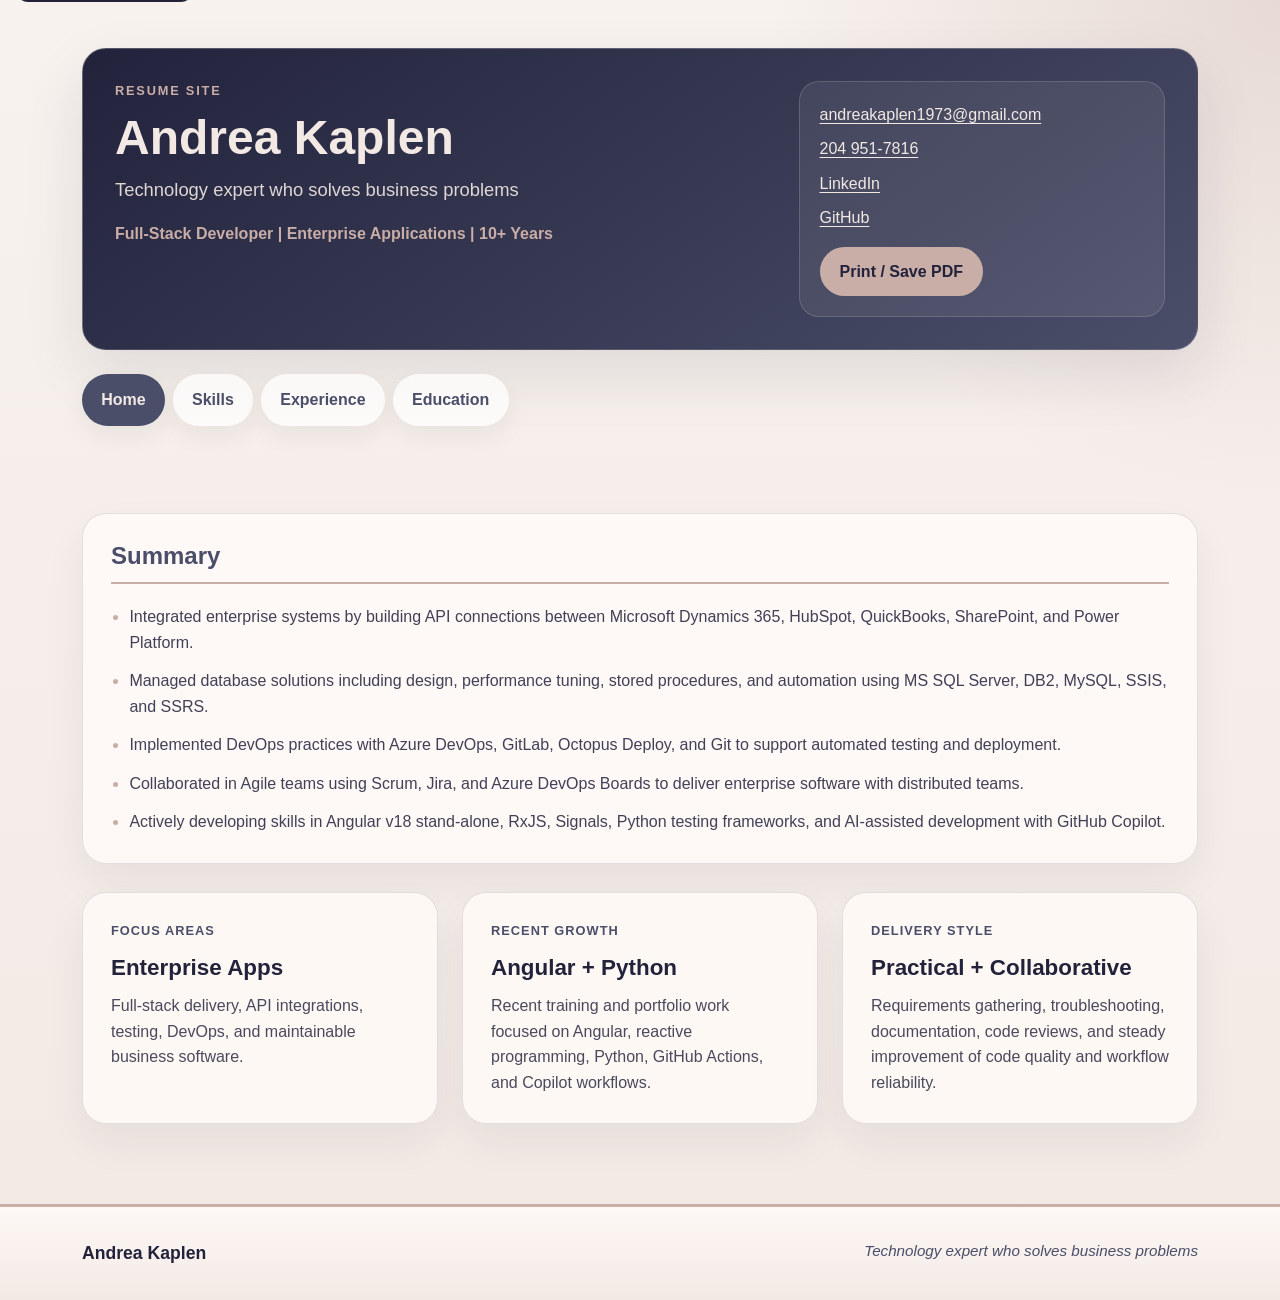
<file: site/index.html>
<!doctype html>
<html lang="en">

<head>
  <meta charset="utf-8" />
  <meta name="viewport" content="width=device-width, initial-scale=1" />
  <title>Andrea Kaplen | Resume</title>
  <meta name="description"
    content="Andrea Kaplen resume site featuring full-stack development experience, technical skills, education, and completed Pluralsight training." />
  <link href="https://cdn.jsdelivr.net/npm/bootstrap@5.3.2/dist/css/bootstrap.min.css" rel="stylesheet"
    integrity="sha384-T3c6CoIi6uLrA9TneNEoa7RxnatzjcDSCmG1MXxSR1GAsXEV/Dwwykc2MPK8M2HN" crossorigin="anonymous" />
  <link rel="stylesheet" href="styles/style.css" />
  <link rel="stylesheet" href="styles/print.css" media="print" />
</head>

<body>
  <a class="skip-link" href="#main-content">Skip to main content</a>

  <header class="site-header">
    <div class="container py-4 py-lg-5">
      <div class="hero-panel">
        <div class="hero-copy">
          <p class="eyebrow mb-2">Resume Site</p>
          <h1 class="display-5 fw-semibold mb-2">Andrea Kaplen</h1>
          <p class="hero-tagline mb-3">Technology expert who solves business problems</p>
          <p class="hero-title mb-0">Full-Stack Developer | Enterprise Applications | 10+ Years</p>
        </div>
        <div class="hero-actions">
          <ul class="contact-list list-unstyled mb-3">
            <li><a href="mailto:andreakaplen1973@gmail.com">andreakaplen1973@gmail.com</a></li>
            <li><a href="tel:+12049517816">204 951-7816</a></li>
            <li><a href="https://www.linkedin.com/in/andrea3779/" target="_blank" rel="noopener">LinkedIn</a></li>
            <li><a href="https://github.com/andreak3779" target="_blank" rel="noopener">GitHub</a></li>
          </ul>
          <button id="printResume" class="btn btn-resume" type="button">Print / Save PDF</button>
        </div>
      </div>

      <nav class="resume-nav mt-4" aria-label="Resume sections">
        <ul class="nav nav-tabs" id="resumeTabs" role="tablist">
          <li class="nav-item" role="presentation">
            <button class="nav-link active" id="home-tab" data-bs-toggle="tab" data-bs-target="#home-pane" type="button"
              role="tab" aria-controls="home-pane" aria-selected="true">Home</button>
          </li>
          <li class="nav-item" role="presentation">
            <button class="nav-link" id="skills-tab" data-bs-toggle="tab" data-bs-target="#skills-pane" type="button"
              role="tab" aria-controls="skills-pane" aria-selected="false">Skills</button>
          </li>
          <li class="nav-item" role="presentation">
            <button class="nav-link" id="experience-tab" data-bs-toggle="tab" data-bs-target="#experience-pane"
              type="button" role="tab" aria-controls="experience-pane" aria-selected="false">Experience</button>
          </li>
          <li class="nav-item" role="presentation">
            <button class="nav-link" id="education-tab" data-bs-toggle="tab" data-bs-target="#education-pane"
              type="button" role="tab" aria-controls="education-pane" aria-selected="false">Education</button>
          </li>
        </ul>
      </nav>
    </div>
  </header>

  <main id="main-content" class="site-main" tabindex="-1">
    <div class="container pb-5">
      <div class="tab-content resume-content" id="resumeTabsContent">
        <section class="tab-pane fade show active" id="home-pane" role="tabpanel" aria-labelledby="home-tab"
          tabindex="0">
          <div class="content-card intro-card">
            <h2 class="section-title">Summary</h2>
            <ul class="highlight-list">
              <li>Integrated enterprise systems by building API connections between Microsoft Dynamics 365, HubSpot,
                QuickBooks, SharePoint, and Power Platform.</li>
              <li>Managed database solutions including design, performance tuning, stored procedures, and automation
                using MS SQL Server, DB2, MySQL, SSIS, and SSRS.</li>
              <li>Implemented DevOps practices with Azure DevOps, GitLab, Octopus Deploy, and Git to support automated
                testing and deployment.</li>
              <li>Collaborated in Agile teams using Scrum, Jira, and Azure DevOps Boards to deliver enterprise software
                with distributed teams.</li>
              <li>Actively developing skills in Angular v18 stand-alone, RxJS, Signals, Python testing frameworks, and
                AI-assisted development with GitHub Copilot.</li>
            </ul>
          </div>

          <div class="row g-4 mt-1">
            <div class="col-lg-4">
              <div class="content-card stat-card h-100">
                <p class="stat-label">Focus Areas</p>
                <p class="stat-value">Enterprise Apps</p>
                <p class="stat-text mb-0">Full-stack delivery, API integrations, testing, DevOps, and maintainable
                  business software.</p>
              </div>
            </div>
            <div class="col-lg-4">
              <div class="content-card stat-card h-100">
                <p class="stat-label">Recent Growth</p>
                <p class="stat-value">Angular + Python</p>
                <p class="stat-text mb-0">Recent training and portfolio work focused on Angular, reactive programming,
                  Python, GitHub Actions, and Copilot workflows.</p>
              </div>
            </div>
            <div class="col-lg-4">
              <div class="content-card stat-card h-100">
                <p class="stat-label">Delivery Style</p>
                <p class="stat-value">Practical + Collaborative</p>
                <p class="stat-text mb-0">Requirements gathering, troubleshooting, documentation, code reviews, and
                  steady improvement of code quality and workflow reliability.</p>
              </div>
            </div>
          </div>
        </section>

        <section class="tab-pane fade" id="skills-pane" role="tabpanel" aria-labelledby="skills-tab" tabindex="0">
          <div class="content-card">
            <h2 class="section-title">Technical Skills</h2>
            <div class="row g-4">
              <div class="col-md-6 col-xl-4">
                <div class="skill-group">
                  <h3>Frontend</h3>
                  <div class="pill-list">
                    <span class="skill-pill">Angular (v12-21)</span>
                    <span class="skill-pill">TypeScript</span>
                    <span class="skill-pill">RxJS</span>
                    <span class="skill-pill">Signals</span>
                    <span class="skill-pill">JavaScript</span>
                    <span class="skill-pill">HTML/CSS</span>
                    <span class="skill-pill">ASP.NET Core MVC</span>
                  </div>
                </div>
              </div>
              <div class="col-md-6 col-xl-4">
                <div class="skill-group">
                  <h3>Backend</h3>
                  <div class="pill-list">
                    <span class="skill-pill">C#</span>
                    <span class="skill-pill">ASP.NET Core Web API</span>
                    <span class="skill-pill">.NET Framework</span>
                    <span class="skill-pill">Entity Framework</span>
                    <span class="skill-pill">Python</span>
                    <span class="skill-pill">VB.NET</span>
                  </div>
                </div>
              </div>
              <div class="col-md-6 col-xl-4">
                <div class="skill-group">
                  <h3>Database</h3>
                  <div class="pill-list">
                    <span class="skill-pill">MS SQL Server</span>
                    <span class="skill-pill">DB2</span>
                    <span class="skill-pill">MySQL</span>
                    <span class="skill-pill">T-SQL</span>
                    <span class="skill-pill">SSIS</span>
                    <span class="skill-pill">SSRS</span>
                    <span class="skill-pill">SSAS</span>
                  </div>
                </div>
              </div>
              <div class="col-md-6 col-xl-6">
                <div class="skill-group">
                  <h3>AI, DevOps, and Tools</h3>
                  <div class="pill-list">
                    <span class="skill-pill">Azure DevOps</span>
                    <span class="skill-pill">GitLab CI/CD</span>
                    <span class="skill-pill">Git</span>
                    <span class="skill-pill">Octopus Deploy</span>
                    <span class="skill-pill">TFS</span>
                    <span class="skill-pill">Jira</span>
                    <span class="skill-pill">Docker</span>
                    <span class="skill-pill">GitHub Actions</span>
                    <span class="skill-pill">GitHub Pages</span>
                    <span class="skill-pill">GitHub CLI</span>
                    <span class="skill-pill">VS Code</span>
                    <span class="skill-pill">GitHub Copilot</span>
                  </div>
                </div>
              </div>
              <div class="col-md-6 col-xl-6">
                <div class="skill-group">
                  <h3>Cloud and Platforms</h3>
                  <div class="pill-list">
                    <span class="skill-pill">Microsoft Dynamics 365</span>
                    <span class="skill-pill">Power Platform</span>
                    <span class="skill-pill">SharePoint</span>
                    <span class="skill-pill">Azure App Services</span>
                    <span class="skill-pill">Azure Functions</span>
                  </div>
                </div>
              </div>
            </div>
          </div>
        </section>

        <section class="tab-pane fade" id="experience-pane" role="tabpanel" aria-labelledby="experience-tab"
          tabindex="0">
          <div class="content-card">
            <h2 class="section-title">Experience</h2>

            <article class="experience-entry">
              <div class="experience-heading">
                <div>
                  <h3>Professional Development &amp; Portfolio Building</h3>
                  <p class="experience-meta">2025 May – Present</p>
                </div>
              </div>
              <ul class="detail-list">
                <li>Developed expertise in Angular v17-v21 including RxJS, Signals, Angular CLI, testing, and reactive
                  programming through Pluralsight training and hands-on code sample development.</li>
                <li>Gaining skills with Azure Dev Ops, App Services, Azure Functions, and Azure SQL Database.</li>
                <li>Advanced Python programming skills with venv, pytest, and approvaltests through Pluralsight courses
                  and Exercism coding exercises.</li>
                <li>Leveraged GitHub Copilot as an AI-assisted development tool for code generation, code reviews,
                  documentation, and code quality improvement.</li>
                <li>Expanded technical portfolio on GitHub with projects demonstrating proficiency in GitHub DevOps
                  workflows, Angular v17+, C#, and ASP.NET Core 9.</li>
                <li>Enhanced leadership, mentoring, and communication skills through professional development training.
                </li>
              </ul>
            </article>

            <article class="experience-entry">
              <div class="experience-heading">
                <div>
                  <h3>Senior Full Stack Developer</h3>
                  <p class="experience-company">Johnston Group, Winnipeg, MB Hybrid</p>
                </div>
                <p class="experience-meta">2022 Oct – May 2025</p>
              </div>
              <ul class="detail-list">
                <li>Participated in Agile/Scrum development using Jira for sprint planning and story pointing; engaged
                  in daily scrums and sprint reviews with cross-functional teams.</li>
                <li>Built front-end components with Angular (v12-v14), TypeScript, RxJS, and Angular Material; and
                  deployed via Docker and nginx.</li>
                <li>Developed RESTful APIs using ASP.NET Core, C#, and Entity Framework with LINQ to query DB2
                  databases, enhancing performance.</li>
                <li>Modernized quote management system by migrating from legacy ASP.NET to Angular 12; implemented JWT
                  authentication and layered services with C#, Linq, Entity Framework and DB2.</li>
                <li>Created unit and integration tests using xUnit and Moq to ensure code quality and reliability.</li>
                <li>Diagnosed and resolved production issues using browser dev tools, logz.io, DB2 queries, and .NET
                  debugging tools.</li>
                <li>Reduced new developer onboarding time by improving technical documentation and guides in Confluence.
                </li>
                <li>Maintained legacy WinForms application (JG Admin) using C# and .NET 4.8 for bug fixes and report
                  generation.</li>
                <li>Conducted code reviews and managed CI/CD deployments through GitLab pipelines.</li>
              </ul>
            </article>

            <article class="experience-entry">
              <div class="experience-heading">
                <div>
                  <h3>Software Developer</h3>
                  <p class="experience-company">Price Industries Ltd., Winnipeg, MB Hybrid</p>
                </div>
                <p class="experience-meta">2019 Sept – 2022 Oct</p>
              </div>
              <ul class="detail-list">
                <li>Enhanced quality control issue tracking application by implementing improvements to Power Platform
                  Canvas App with Power Automate workflows and SharePoint/M365 integration.</li>
                <li>Maintained and supported Price's All-In-One sales engineering system, a desktop application built
                  with C#, WPF, .NET 4.8, Entity Framework, and LINQ, hosted on Azure VMs with TFS source control.</li>
                <li>Developed API integrations connecting Microsoft Dynamics 365 CRM and HubSpot to Price's All-In-One
                  system using C# .NET Core, REST, HTTP, JSON, JWT, Dataverse, MS Graph, and SharePoint Online.</li>
                <li>Coordinated release management by managing change requests and deploying releases through CI/CD
                  pipelines using Azure DevOps Pipeline, Octopus, Git, and TFS.</li>
                <li>Managed SharePoint sites for project collaboration and internal communications using M365,
                  SharePoint, MS Teams, and PowerShell.</li>
                <li>Participated in Agile development with cross-functional, geographically dispersed members through MS
                  Teams, SharePoint, and Azure DevOps Boards.</li>
                <li>Documented system architecture by analyzing and mapping data flows across Power Platform Apps,
                  SharePoint Online Sites, and Power Automate workflows.</li>
              </ul>
            </article>

            <article class="experience-entry">
              <div class="experience-heading">
                <div>
                  <h3>Programmer / System Analyst</h3>
                  <p class="experience-company">Paul’s Hauling, Winnipeg, MB Onsite</p>
                </div>
                <p class="experience-meta">2019 May – 2019 Aug</p>
              </div>
              <ul class="detail-list">
                <li>Gathered business requirements and developed reports using SSRS, T-SQL, and MS SQL Server 2012;
                  performed data analysis and collaborated with the Trimble vendor to resolve IT issues.</li>
                <li>Coordinated software deployments by scheduling and managing patch and release installations with
                  third-party vendors and internal users.</li>
                <li>Modernized a legacy Clipper application by migrating business logic to SQL Server 2012 using stored
                  procedures, functions, views, and SQL jobs.</li>
                <li>Administered SQL Server databases including access management, performance tuning, backup and
                  recovery, and business intelligence reporting.</li>
              </ul>
            </article>

            <article class="experience-entry">
              <div class="experience-heading">
                <div>
                  <h3>.Net Developer</h3>
                  <p class="experience-company">Universal Drug Store Health Ltd., Winnipeg, MB Onsite</p>
                </div>
                <p class="experience-meta">2015 Nov – 2019 Apr</p>
              </div>
              <ul class="detail-list">
                <li>Automated drug data transformation by developing SSIS packages with T-SQL and regular expressions,
                  reducing processing time from 8 hours to 1 hour.</li>
                <li>Investigated and resolved software issues through root cause analysis, testing, and implementation
                  using VB.NET, C#.NET, JavaScript, jQuery, HTML, CSS, VBA, and browser developer tools.</li>
                <li>Enhanced customer engagement by improving sales and order status email templates using PHP and
                  Laravel on Ubuntu servers.</li>
                <li>Established organization-wide source control by implementing Git repositories on Ubuntu servers
                  using SourceTree.</li>
                <li>Administered Ubuntu servers hosting web applications and source control, managing Git, PHP, Laravel,
                  and MySQL through SSH and CLI.</li>
                <li>Maintained internet and intranet websites using DNN Platform, Microsoft IIS, ASP.NET Web Forms,
                  MySQL, and Visual Studio.</li>
                <li>Developed custom business reports using MS Access, SSRS, T-SQL, MS SQL Server, and SSIS.</li>
                <li>Integrated web applications and services with third-party APIs using VBA, VB.NET, HTTP, REST, and
                  Postman.</li>
                <li>Re-engineered an internal MS Access application by migrating it to ASP.NET Web Forms with VB.NET,
                  Entity Framework, LINQ, and REST APIs.</li>
                <li>Modernized the customer-facing e-commerce site by migrating Universal Drug Store from ASP.NET Web
                  Forms to AngularJS.</li>
                <li>Automated financial data integration by developing a QuickBooks Enterprise API connector using VBA,
                  HTTP, and REST.</li>
              </ul>
            </article>

            <article class="experience-entry mb-0">
              <div class="experience-heading">
                <div>
                  <h3>Service Information Developer</h3>
                  <p class="experience-company">Hewlett Packard Company of Canada, Winnipeg, MB</p>
                </div>
                <p class="experience-meta">2011 Oct – 2015 Mar</p>
              </div>
              <ul class="detail-list">
                <li>Automated SQL data patch deployment by developing Unix shell scripts with VI and T-SQL, increasing
                  deployment capacity from 1 to 20 patches daily.</li>
                <li>Analyzed business requirements and designed technical solutions using T-SQL, C#, VB.NET, Entity
                  Framework, LINQ, and UML.</li>
                <li>Maintained system stability through root cause analysis, troubleshooting, and automation scripts for
                  Sybase and T-SQL workloads.</li>
                <li>Managed SDLC activities including test planning, build management, and multi-environment deployments
                  using HP Quality Center, Microsoft ALM, InstallShield, and UML.</li>
              </ul>
            </article>
          </div>
        </section>

        <section class="tab-pane fade" id="education-pane" role="tabpanel" aria-labelledby="education-tab" tabindex="0">
          <div class="content-card">
            <h2 class="section-title">Education and Training</h2>

            <div class="education-entry">
              <div class="education-heading">
                <div>
                  <h3>Completed 60 Credits of an Applied Computer Science Major</h3>
                  <p class="experience-company">University of Winnipeg</p>
                </div>
                <p class="experience-meta">2003 – 2007</p>
              </div>
              <p class="subsection-label">Relevant Courses</p>
              <ul class="detail-list compact-list">
                <li>Computer Based Systems</li>
                <li>Data Structures and Algorithm</li>
                <li>Requirements Analysis &amp; Design</li>
                <li>Software Design</li>
                <li>Intro. to Internet Programming</li>
                <li>Business and Management Statistics</li>
                <li>Relational Database Application Development</li>
                <li>Unix</li>
              </ul>
            </div>

            <div class="education-entry">
              <div class="education-heading">
                <div>
                  <h3>Computer Analyst/Programmer Diploma</h3>
                  <p class="experience-company">Red River College, Winnipeg</p>
                </div>

                <p class="experience-meta">Graduated 1997</p>
              </div>
              <div>
                <p class="subsection-label">Program Highlights</p>
                <p class="mb-2">Two-year diploma in software development,
                  systems analysis & design,
                  relational databases (SQL),
                  and business application programming.
                </p>
              </div>
            </div>

            <div class="education-entry">
              <div class="education-heading">
                <div>
                  <h3>Professional Training</h3>
                  <p class="experience-company">Pluralsight</p>
                </div>
                <p class="experience-meta">2025 – 2026</p>
              </div>
              <p class="mb-2">Completed courses on Azure, Python, Angular 17-21, ASP.NET Core, GitHub, testing, and
                communication skills.</p>
              <a href="https://www.pluralsight.com/profile/andrea-kaplen" target="_blank" rel="noopener">View
                Pluralsight Profile</a>
              <div id="pluralsight-courses" class="mt-4" aria-live="polite"></div>
            </div>
          </div>
        </section>
      </div>
    </div>
  </main>

  <footer class="site-footer py-4">
    <div class="container d-flex flex-column flex-lg-row justify-content-between gap-2">
      <p class="mb-0">Andrea Kaplen</p>
      <p class="mb-0">Technology expert who solves business problems</p>
    </div>
  </footer>

  <script src="https://cdn.jsdelivr.net/npm/bootstrap@5.3.2/dist/js/bootstrap.bundle.min.js"
    integrity="sha384-C6RzsynM9kWDrMNeT87bh95OGNyZPhcTNXj1NW7RuBCsyN/o0jlpcV8Qyq46cDfL"
    crossorigin="anonymous"></script>
  <script src="scripts/index.js"></script>
</body>

</html>
</file>
<file: site/styles/style.css>
:root {
    --color-ink: #22223b;
    --color-surface-dark: #4a4e69;
    --color-accent: #c9ada7;
    --color-paper: #f2e9e4;
    --color-card: #fffaf8;
    --color-border: rgba(34, 34, 59, 0.12);
    --color-shadow: rgba(34, 34, 59, 0.1);
}

* {
    box-sizing: border-box;
}

html {
    scroll-behavior: smooth;
}

body {
    margin: 0;
    font-family: "Segoe UI", Tahoma, Geneva, Verdana, sans-serif;
    line-height: 1.6;
    color: var(--color-ink);
    background:
        radial-gradient(circle at top right, rgba(201, 173, 167, 0.35), transparent 28%),
        linear-gradient(180deg, #f7f2ee 0%, var(--color-paper) 100%);
}

img {
    max-width: 100%;
}

a {
    color: var(--color-surface-dark);
    text-decoration-thickness: 0.08em;
    text-underline-offset: 0.18em;
}

a:hover,
a:focus-visible {
    color: var(--color-ink);
}

.skip-link {
    position: absolute;
    left: 1rem;
    top: -3rem;
    z-index: 1000;
    padding: 0.75rem 1rem;
    border-radius: 0.75rem;
    background: var(--color-ink);
    color: var(--color-paper);
    transition: top 0.2s ease;
}

.skip-link:focus {
    top: 1rem;
}

.site-header {
    padding-bottom: 1rem;
}

.hero-panel {
    display: grid;
    grid-template-columns: minmax(0, 1.6fr) minmax(280px, 0.9fr);
    gap: 2rem;
    padding: 2rem;
    border: 1px solid rgba(242, 233, 228, 0.2);
    border-radius: 1.5rem;
    background: linear-gradient(145deg, var(--color-ink), var(--color-surface-dark));
    color: var(--color-paper);
    box-shadow: 0 24px 60px var(--color-shadow);
}

.eyebrow {
    margin: 0;
    font-size: 0.8rem;
    font-weight: 700;
    letter-spacing: 0.14em;
    text-transform: uppercase;
    color: var(--color-accent);
}

.hero-tagline {
    font-size: 1.15rem;
    max-width: 36rem;
    color: rgba(242, 233, 228, 0.9);
}

.hero-title {
    font-size: 1rem;
    font-weight: 600;
    color: var(--color-accent);
}

.hero-actions {
    display: flex;
    flex-direction: column;
    align-items: flex-start;
    justify-content: space-between;
    padding: 1.25rem;
    border-radius: 1.25rem;
    background: rgba(242, 233, 228, 0.08);
    border: 1px solid rgba(242, 233, 228, 0.16);
}

.contact-list li + li {
    margin-top: 0.55rem;
}

.contact-list a {
    color: var(--color-paper);
}

.btn-resume {
    border: 0;
    border-radius: 999px;
    padding: 0.8rem 1.25rem;
    background: var(--color-accent);
    color: var(--color-ink);
    font-weight: 700;
}

.btn-resume:hover,
.btn-resume:focus-visible {
    background: #d7bbb5;
    color: var(--color-ink);
}

.resume-nav .nav-tabs {
    border-bottom: 0;
    gap: 0.5rem;
}

.resume-nav .nav-link {
    border: 0;
    border-radius: 999px;
    padding: 0.8rem 1.2rem;
    font-weight: 600;
    color: var(--color-surface-dark);
    background: rgba(255, 255, 255, 0.75);
    box-shadow: 0 10px 24px rgba(34, 34, 59, 0.06);
}

.resume-nav .nav-link.active {
    color: var(--color-paper);
    background: var(--color-surface-dark);
}

.site-main {
    padding-bottom: 2rem;
}

.resume-content {
    margin-top: 1.5rem;
}

.content-card {
    padding: 1.75rem;
    border: 1px solid var(--color-border);
    border-radius: 1.5rem;
    background: rgba(255, 250, 248, 0.88);
    box-shadow: 0 18px 40px rgba(34, 34, 59, 0.06);
}

.section-title {
    margin-bottom: 1.25rem;
    font-size: 1.5rem;
    font-weight: 700;
    color: var(--color-surface-dark);
    padding-bottom: 0.75rem;
    border-bottom: 2px solid var(--color-accent);
}

.highlight-list,
.detail-list {
    margin: 0;
    padding-left: 1.15rem;
}

.highlight-list,
.detail-list {
    color: rgba(34, 34, 59, 0.86);
}

.highlight-list li,
.detail-list li {
    margin-bottom: 0.8rem;
}

.highlight-list li::marker,
.detail-list li::marker {
    color: var(--color-accent);
}

.highlight-list li:last-child,
.detail-list li:last-child {
    margin-bottom: 0;
}

.stat-card {
    min-height: 100%;
}

.stat-label {
    margin-bottom: 0.55rem;
    font-size: 0.8rem;
    font-weight: 700;
    letter-spacing: 0.08em;
    text-transform: uppercase;
    color: var(--color-surface-dark);
}

.stat-value {
    margin-bottom: 0.45rem;
    font-size: 1.4rem;
    font-weight: 700;
}

.stat-text {
    color: rgba(34, 34, 59, 0.82);
}

.skill-group {
    height: 100%;
    padding: 1.25rem;
    border-radius: 1.25rem;
    background: rgba(242, 233, 228, 0.82);
    border: 1px solid rgba(74, 78, 105, 0.1);
}

.skill-group h3,
.education-entry h3,
.experience-entry h3 {
    margin-bottom: 0.75rem;
    font-size: 1.15rem;
    font-weight: 700;
}

.pill-list {
    display: flex;
    flex-wrap: wrap;
    gap: 0.65rem;
}

.skill-pill {
    display: inline-flex;
    align-items: center;
    padding: 0.45rem 0.8rem;
    border-radius: 999px;
    background: var(--color-card);
    border: 1px solid rgba(74, 78, 105, 0.15);
    font-size: 0.95rem;
}

.experience-entry,
.education-entry {
    padding-bottom: 1.5rem;
    margin-bottom: 1.5rem;
    border-bottom: 1px solid var(--color-border);
}

.experience-entry:last-child,
.education-entry:last-child {
    padding-bottom: 0;
    border-bottom: 0;
}

.experience-heading {
    display: flex;
    align-items: flex-start;
    justify-content: space-between;
    gap: 1rem;
    margin-bottom: 0.9rem;
    padding: 0.95rem 1.1rem;
    border-left: 0.35rem solid var(--color-accent);
    border-radius: 1rem;
    background: linear-gradient(90deg, rgba(201, 173, 167, 0.18), rgba(255, 250, 248, 0.3));
}

.experience-heading h3 {
    margin-bottom: 0.35rem;
    font-size: 1.3rem;
    font-weight: 800;
    line-height: 1.25;
    color: var(--color-ink);
}

.education-heading {
    display: flex;
    align-items: flex-start;
    justify-content: space-between;
    gap: 1rem;
    margin-bottom: 0.9rem;
}

.education-heading h3 {
    margin-bottom: 0.35rem;
    font-size: 1.2rem;
    font-weight: 800;
    line-height: 1.25;
    color: var(--color-ink);
}

.experience-company {
    margin-bottom: 0.25rem;
    font-weight: 600;
    color: var(--color-surface-dark);
}

.experience-meta {
    margin-bottom: 0;
    padding: 0.35rem 0.75rem;
    border-radius: 999px;
    background: rgba(74, 78, 105, 0.1);
    font-weight: 700;
    color: rgba(34, 34, 59, 0.72);
}

.subsection-label {
    margin-bottom: 0.75rem;
    font-weight: 700;
    color: var(--color-surface-dark);
}

.compact-list li {
    margin-bottom: 0.5rem;
}

.course-summary {
    display: flex;
    flex-wrap: wrap;
    gap: 0.85rem;
    margin-bottom: 1.25rem;
}

.summary-pill {
    min-width: 7rem;
    padding: 0.8rem 1rem;
    border-radius: 1rem;
    background: var(--color-surface-dark);
    color: var(--color-paper);
    box-shadow: 0 12px 24px rgba(34, 34, 59, 0.12);
}

.summary-pill strong {
    display: block;
    font-size: 1.35rem;
}

.summary-label {
    display: block;
    margin-bottom: 0.2rem;
    font-size: 0.78rem;
    letter-spacing: 0.08em;
    text-transform: uppercase;
    color: rgba(242, 233, 228, 0.78);
}

.course-group + .course-group {
    margin-top: 1.25rem;
}

.course-group-title {
    margin-bottom: 0.75rem;
    font-size: 1.05rem;
    font-weight: 700;
    color: var(--color-surface-dark);
}

.course-group-header {
    margin-bottom: 0.75rem;
}

.course-group-button {
    display: flex;
    align-items: center;
    justify-content: space-between;
    width: 100%;
    padding: 0.95rem 1.1rem;
    border: 1px solid rgba(74, 78, 105, 0.15);
    border-radius: 1rem;
    background: linear-gradient(90deg, rgba(201, 173, 167, 0.1), rgba(255, 250, 248, 0.3));
    font-size: 1.05rem;
    font-weight: 700;
    color: var(--color-surface-dark);
    cursor: pointer;
    transition: all 0.3s ease;
}

.course-group-button:hover,
.course-group-button:focus-visible {
    background: linear-gradient(90deg, rgba(201, 173, 167, 0.2), rgba(255, 250, 248, 0.5));
    border-color: var(--color-accent);
}

.course-group-title-text {
    flex: 1;
    text-align: left;
}

.collapse-icon {
    display: inline-flex;
    align-items: center;
    justify-content: center;
    width: 1.5rem;
    height: 1.5rem;
    margin-left: 0.5rem;
    font-size: 0.8rem;
    transition: transform 0.3s ease;
}

.collapse-icon::before {
    content: '▼';
    font-size: 0.75rem;
    color: var(--color-accent);
}

.course-group-button[aria-expanded="false"] .collapse-icon {
    transform: rotate(-90deg);
}

.course-list {
    margin-bottom: 0;
    animation: slideDown 0.3s ease;
}

@keyframes slideDown {
    from {
        opacity: 0;
        transform: translateY(-0.5rem);
    }
    to {
        opacity: 1;
        transform: translateY(0);
    }
}

.course-list .list-group-item {
    background: rgba(255, 255, 255, 0.85);
    border-color: rgba(74, 78, 105, 0.12);
    display: flex;
    align-items: center;
    justify-content: space-between;
    flex-wrap: wrap;
    gap: 0.5rem;
}

.course-list .course-name {
    flex: 1;
    min-width: 0;
}

.course-list .badge {
    white-space: nowrap;
    font-size: 0.75rem;
    font-weight: 600;
}

.site-footer {
    border-top: 3px solid var(--color-accent);
    background: linear-gradient(180deg, rgba(255, 250, 248, 0.88), rgba(242, 233, 228, 0.72));
    padding: 2rem 0 !important;
}

.site-footer p:first-child {
    font-weight: 700;
    font-size: 1.1rem;
    color: var(--color-ink);
}

.site-footer p:last-child {
    color: var(--color-surface-dark);
    font-style: italic;
    font-size: 0.95rem;
}

@media (max-width: 991.98px) {
    .hero-panel {
        grid-template-columns: 1fr;
    }

    .experience-heading,
    .education-heading {
        flex-direction: column;
    }
}

@media (max-width: 767.98px) {
    .hero-panel,
    .content-card {
        padding: 1.25rem;
    }

    .resume-nav .nav-tabs {
        flex-wrap: wrap;
    }

    .resume-nav .nav-link {
        width: 100%;
        text-align: center;
    }
}
</file>
<file: site/styles/print.css>
@media print {
  :root {
    color-scheme: light;
  }

  body {
    background: #fff !important;
    color: #000 !important;
    font-size: 11pt;
  }

  .skip-link,
  .resume-nav,
  .btn-resume {
    display: none !important;
  }

  .site-header {
    padding-bottom: 0 !important;
  }

  .hero-panel,
  .content-card,
  .skill-group,
  .summary-pill,
  .course-list .list-group-item {
    background: #fff !important;
    color: #000 !important;
    box-shadow: none !important;
    border: 1px solid #ccc !important;
  }

  .experience-heading {
    padding: 0 !important;
    background: transparent !important;
    border-left: 0 !important;
    border-radius: 0 !important;
  }

  .experience-meta {
    padding: 0 !important;
    background: transparent !important;
  }

  .hero-panel {
    padding: 0 !important;
    border: 0 !important;
    display: block !important;
  }

  .hero-actions {
    padding: 0 !important;
    margin-top: 1rem;
    border: 0 !important;
    background: transparent !important;
  }

  .contact-list a,
  a {
    color: #000 !important;
  }

  a::after {
    content: " (" attr(href) ")";
    font-size: 9pt;
  }

  .tab-content > .tab-pane {
    display: block !important;
    opacity: 1 !important;
  }

  .tab-content > .tab-pane + .tab-pane {
    margin-top: 1.5rem;
  }

  .course-group,
  .course-group-button {
    page-break-inside: avoid !important;
    break-inside: avoid !important;
  }

  .course-group-button {
    border: 1px solid #ccc !important;
    background: #fff !important;
    color: #000 !important;
  }

  .collapse-icon {
    display: none !important;
  }

  .course-list {
    display: block !important;
  }

  .site-footer {
    border-top: 0 !important;
    background: transparent !important;
    padding: 1rem 0 !important;
  }

  .site-footer p {
    color: #000 !important;
    font-style: normal !important;
  }
}
</file>
